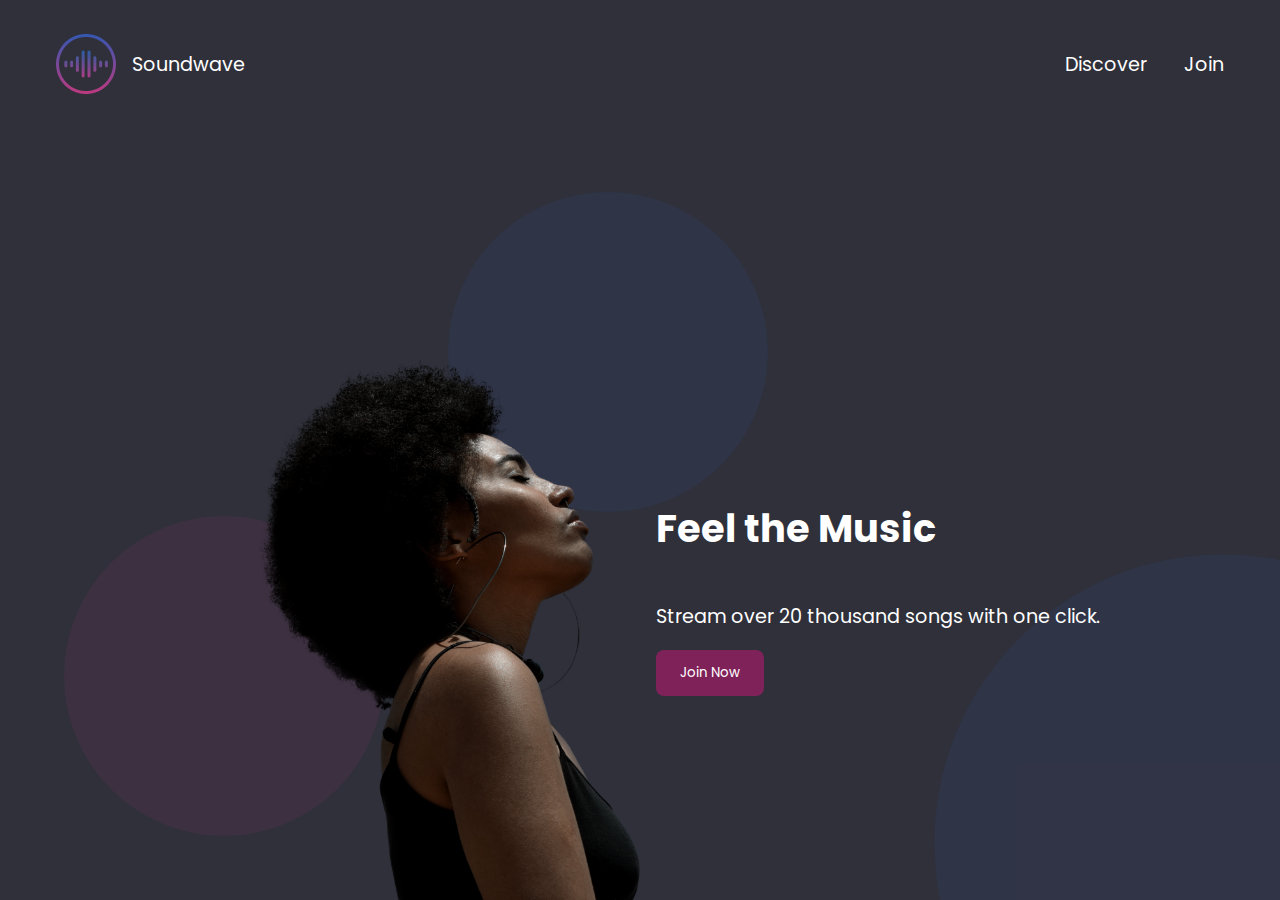
<file: index.html>
<!DOCTYPE html>
<html lang="en">
<head>
    <meta charset="UTF-8">
    <meta http-equiv="X-UA-Compatible" content="IE=edge">
    <meta name="viewport" content="width=device-width, initial-scale=1.0">
    <link rel="stylesheet" href="styles.css">
    <link rel="stylesheet" href="index.css">
    <title>Soundwave</title>
</head>
<body>
 
   <div class="container">
      <header class="main-header">
        <a href="/" class="logo">
          <img src="images/logo.png" alt=""logo>
          <div class="logo-text">Soundwave</div>
        </a>
        <nav class="nav-menu">
            <ul>
                <li><a href=discover.html>Discover</a></li>
                <li><a href="join.html">Join</a></li>
            </ul>
        </nav>
      </header>
   </div>
   
      <div class="content">
        <div class="image-box">
            <div class="image-girl"></div>
        </div>
        <div class="content-box">
            <h1>Feel the Music</h1>
            <p>Stream over 20 thousand songs with one click.</p>
            <button><a href=join.html>Join Now</a></button>
        </div>
      </div>
 


   <div class="circle-1"> </div> 
   <div class="circle-2"> </div> 
   <div class="circle-3"> </div>
</body>
</html>
</file>
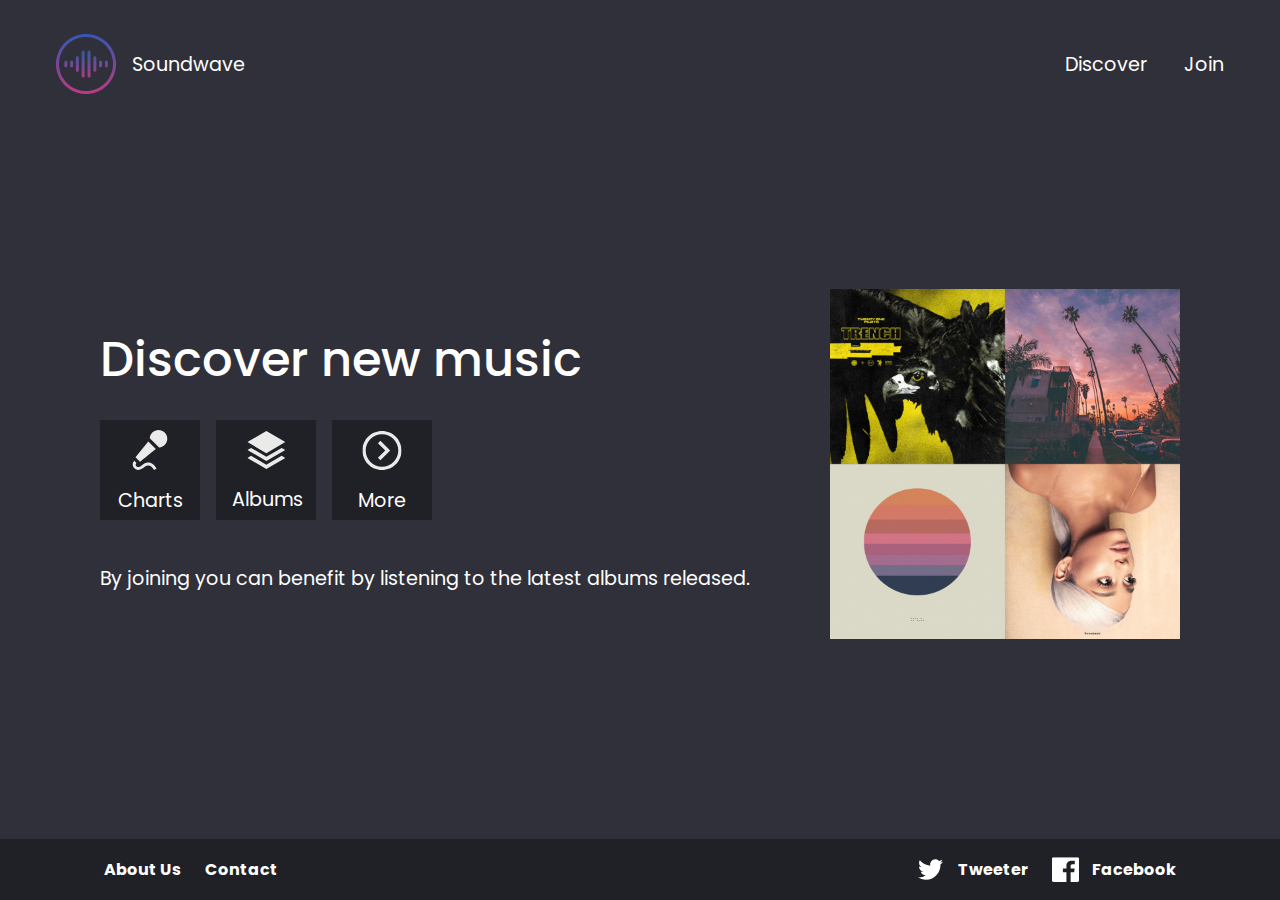
<file: discover.html>
<!DOCTYPE html>
<html lang="en">
<head>
    <meta charset="UTF-8">
    <meta http-equiv="X-UA-Compatible" content="IE=edge">
    <meta name="viewport" content="width=device-width, initial-scale=1.0">
    <link rel="stylesheet" href="styles.css">
    <link rel="stylesheet" href="discover.css">
    <title>Discover</title>
</head>
<body>
    <div class="container">
        <header class="main-header">
            <a href="/" class="logo">
            <img src="images/logo.png" alt=""logo>
            <div class="logo-text">Soundwave</div>
            </a>
            <nav class="nav-menu">
                <ul>
                    <li><a href=discover.html>Discover</a></li>
                    <li><a href="join.html">Join</a></li>
                </ul>
            </nav>
        </header>

        <section class="discovery-content">
            <div class="discovery-content-left">
                <h1>Discover new music</h1>
                <div class="content-left-icons">
                    <div class="content-left-icon "> <img src="images/microphone.svg"> <span>Charts</span> </div>
                    <div class="content-left-icon "> <img src="images/albums.svg"> <span>Albums</span></div>
                    <div class="content-left-icon "> <img src="images/more.svg"><a href="join.html">More</a> </div>
                </div>
                <p>By joining you can benefit by listening to the latest albums released.</p>
            </div>
                <div class="discovery-content-right">
                    <img src="images/covers.jpg">
                </div>
        
        </section>
    </div>

      <footer>
        <div class="container-footer">
            <div class="footer-text">
                <span>About Us</span>
                <span>Contact</span>
            </div>
            <div class="footer-media">
                <a href="https://twitter.com/?lang=en" class="footer-media-icon tweeter" target="_blank"> </a>
                <a class="footer-media-icon facebook" href="https://www.facebook.com/" target="_blank"></a>
            </div>
        </div>
      </footer>
</body>
</html>
</file>
<file: styles.css>
@import url('https://fonts.googleapis.com/css?family=Poppins:400,500,700');
*, ::after, ::before {
    box-sizing: border-box;
  
}

body{
    
    margin:0;
    height: 100vh;
    width: 100vw;
    max-width: 100%;
    max-height: 100%;
    background-color: #2F303A; 
    font-family: Poppins, sans-serif;
    font-size: 1.2rem;
    color: white;
}

    .container{
        position: relative;
        max-width: 1200px;
        margin: 0 auto;
        
    }

    .container-footer {
        position: relative;
        max-width: 1200px;
        margin: 0 auto;
        display: flex;
      
        justify-content: space-between;
        align-items: center;
    }

@layer Header{
    .main-header{
        position: relative;
        display: flex;
        align-items: center;
        justify-content: space-between;
        width: 100vw;
        max-width: 100%;
        top: 2vh;
        margin-bottom: 1rem;
    }

    .logo{
        text-decoration: none;
        color: inherit;
        display: flex;
        align-items: center;
       
    }
    .logo:hover{
        color: #E80F88;
    }
    .logo > img {
        padding: 1rem;
    }

    .nav-menu a:hover{
        color: #E80F88;
    }

    
    li > a{
        text-decoration: none;
        color: inherit;
        padding: 1rem;
    }
    li{
        list-style: none;
        display: inline-block;
    }
   
}


@layer footer{
    footer{
     position: absolute;
     background: #202027;
     bottom: 0;
     width: 100vw;
     max-width: 100%;
     padding: 2vh; 
     font-weight: bold;
     font-size: 1rem;
    }

    @layer footer-text{

        .container-footer{
            max-width: 1200px;
           
            
        }
        .footer-text > span {
            padding-right: 1.5rem;
        }
        .footer-text{
            padding-left: 5vw;
            display: flex;
            
        }

        .footer-text > span:hover{
            cursor: pointer;
            color: #E80F88;
        }
        
    }
    

    @layer footer-media-items{

        .footer-media{
            display: flex;
            flex-direction: row;
            padding-right: 5vw;
        }
    
        .tweeter{
            background-image: url(images/twitter.svg);
            background-size: contain;
            background-repeat: no-repeat;
            padding-right: 1.5rem;
            text-decoration: none;
            color: white;
        }
        .tweeter::after{
            content: "Tweeter";
            padding-left: 2.5rem;
        }
    
        .facebook{
            background-image: url(images/facebook.svg);
            background-size: contain;
            background-repeat: no-repeat;
            text-decoration: none;
            color: white;
            
        }
        .facebook::after{
            content: "Facebook";
            padding-left: 2.5rem;
        }
    
        .tweeter:hover{
            cursor: pointer;
            color: #E80F88;
        }
    
        .facebook:hover{
            cursor: pointer;
            color: #E80F88;
        }
        a:visited {
            text-decoration: none;
        }
    }

}

          
@media screen and (max-width: 604px){
    .container-footer{
        display: flex;
        flex-direction: column;
        justify-content: center;
    }
 
    .footer-text {
        margin-bottom: 1rem;
        white-space: nowrap;
    }

    .nav-menu > ul{
        display: none;
    }

    .nav-menu{
        background-image: url("images/more.svg");
        background-repeat: no-repeat;
        background-size: 30px 40px;
        width: 50px; 
        height: 50px; 
        margin-right: 2rem;
    }

    .nav-menu:hover{
        cursor: pointer;
    }


}
</file>
<file: index.css>
*, ::after, ::before {
    box-sizing: border-box;
  
}

body{
    margin:0;
    font-family: Poppins, sans-serif;
}

@layer backgroudCircles{
    .circle-1{
        position: absolute;
        width: 25vw;                 /* ! use vw to make circle scalable */
        height: 25vw;                /* ! use vw to make circle scalable */
        border-radius: 50%;
        background-color: rgb(188, 58, 128, .1);
        bottom: 5vw;
        left: 5vw;
        z-index: -1;
      }
    
      .circle-2{
        position: absolute;
        width: 45vw;
        height: 45vw;
        bottom: 0;
        right: 0;
        z-index: -1;
        overflow: hidden;
      }
      .circle-2::after{
        content: '';
        transform: translate(40%, 40%);
        position: absolute;
        height: 100%;
        width: 100%;
        border-radius: 50%;
        background-color: rgb(52, 87, 178, .1);
      }

      .circle-3{
        position: absolute;
        width: 25vw;
        height: 25vw;
        border-radius: 50%;
        background-color: rgb(52, 87, 178, .1);
        top: 15vw;
        left: 35vw;
        z-index: -1;
      }
}


@layer contentBox{

    .content{
        position: absolute;
        display: flex;
        align-items: stretch; 
        min-height: 70%;
        bottom: 0;
        left: 20%;
    }

    .image-box{
        display: flex;      
    }

    .image-girl{
        background-image: url(images/landing-page-girl.png);
        max-height: 100vh;
        min-width: 30vw;
        background-size: contain;
        background-repeat: no-repeat;
        background-position: bottom left;   
    }

    .content-box{
        display: flex;
        flex-direction: column;
        align-items: flex-start;
        margin: 1rem;
        align-self: center;
    }
    .content-box a{
        text-decoration: none;
        color: white;
    }

    .content-box > button{
        background-color: #e80f866f;
        border: none;
        font-family: inherit;
        padding: 0.8rem 1.5rem;
        border-radius: 0.5rem;
        font-style: inherit;
    }

    .content-box > button:hover, .content-box > button:focus{
        background-color: #e80f86cc ;
        cursor: pointer;
    }

}

@layer media{
    @media screen and (max-width: 904px){

        .content .image-box .image-girl{
            display: none;  
        }
    

        .content{
            justify-content: center;
            padding-bottom: 40vh;
            margin-right: 20vw;
        }      
    }

    @media screen and (max-width: 604px){

        .content .image-box .image-girl{
            display: none;  
        }
    

        .content{
            justify-content: center;
            padding-bottom: 40vh;
            margin-right: 10vw;
        }      
    }
}
</file>
<file: discover.css>
*, ::after, ::before {
    box-sizing: border-box;
  
}

body{
    margin:0;
    height: 100vh;
    font-family: Poppins, sans-serif;
}

 
.discovery-content{
    display: flex;
    justify-content:center;
    align-items: center;
    height: 80vh;
}

@layer discovery-content-left{

    .discovery-content-left{
    display: flex;
    flex-direction: column;
    margin-right: 5rem;
    }
    
    .discovery-content-left > h1{
        font-size: 3rem;
        font-weight: 500;
        margin:0;
    }

    .content-left-icons{
        display: flex;
        flex-direction: row;
    }
    .content-left-icon > a{
            text-decoration: none;
            color: white;
            padding-top: 1rem;
            text-align: center;
    }

    .content-left-icons > div {
        background-color: #202027;
        padding: 1rem;
        margin: 1.5rem 1rem 1.5rem 0;
        
    }

    .content-left-icons > div:hover{
        cursor: pointer; 
        background-color: #E80F88;
       
    }
    
    .content-left-icon{
        display: flex;
        flex-direction: column;
        justify-content: center;
        margin: 0;
        width: 100px;
        height: 100px;
    }

    .content-left-icon > img{
        padding-top: 5px;
        width: 40px;
        margin: auto;
    }

    .content-left-icon > span{
        padding-top: 1rem;
        margin: auto;
    }
}


@layer discovery-content-right{

    .discovery-content-right > img{
        max-width: 350px;
    }
}


@layer media{

    @media screen and (max-width: 1166px) {
       
        .discovery-content{
            flex-direction: column;
            margin: 1rem;
        }

        .discovery-content-left{
            margin: 0;
            margin-bottom: 2rem;
        }

        .discovery-content-left  h1 , .discovery-content-left > .content-left-icons,  .discovery-content-left  p {
            margin: auto;
        }
        .discovery-content-left  p {
            text-align: center;
        }
        
    }

    @media screen and (max-width: 700px){
        .discovery-content-right{
            display: none;
        }

        .content-left-icon{
            width: 85px;
            height: 85px;
        }
    
        .content-left-icon > img{
            width: 25px;
        }
        .content-left-icon > span{
            font-size:15px;
        }
       

        .discovery-content-left > h1{
            font-size: 2rem;
          
        }
    }


    @media screen and (min-width: 1166px) {
       
        .discovery-content{
            flex-direction: row;
        }
        
    }

}
</file>
